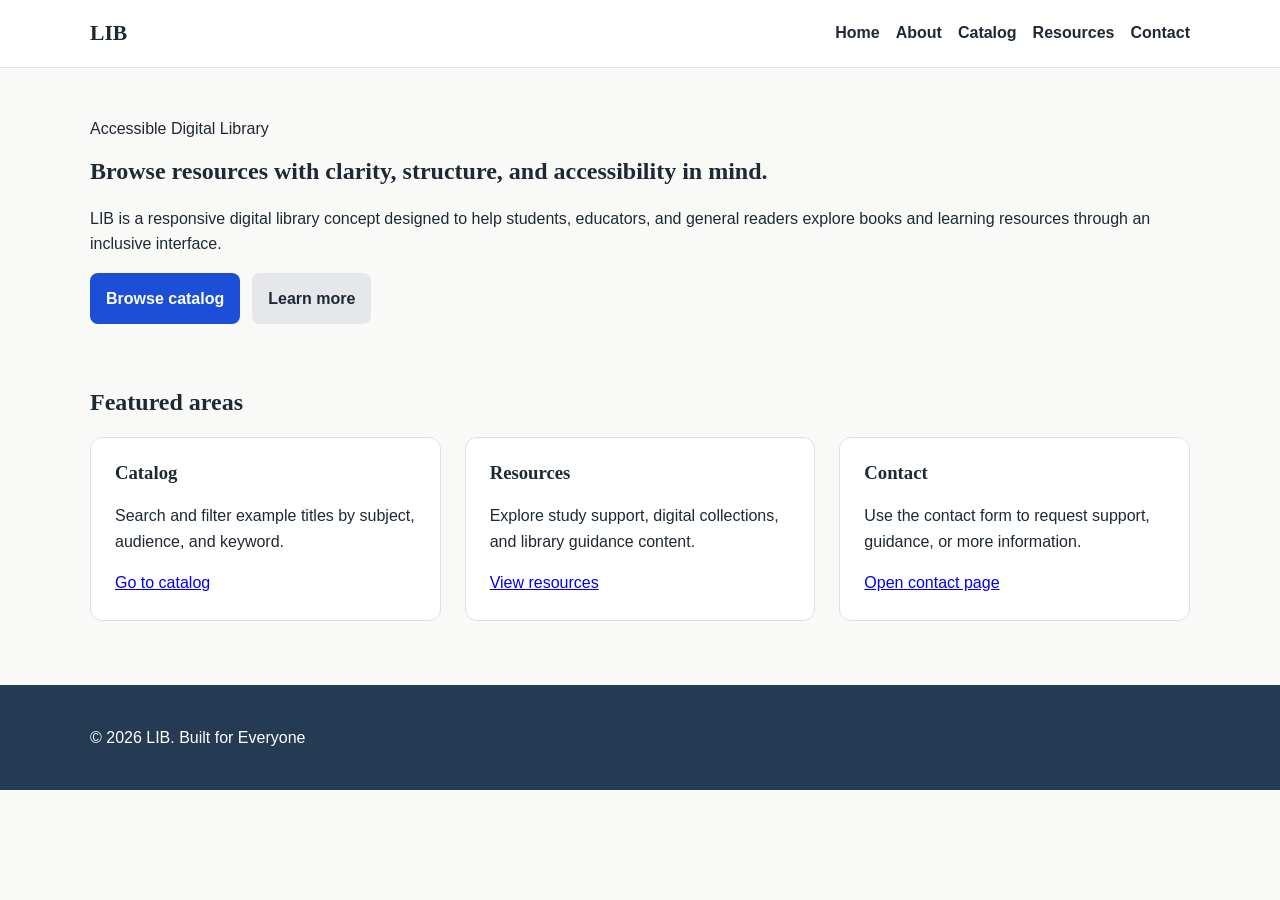
<file: index.html>
<!DOCTYPE html>
<html lang="en">
<head>
  <meta charset="UTF-8">
  <meta name="viewport" content="width=device-width, initial-scale=1.0">
  <title>LIB | Home</title>
  <meta name="description" content="LIB is an accessible digital library website for browsing, searching, and exploring resources.">
  <link rel="stylesheet" href="styles.css">
</head>
<body>

  <header class="site-header">
    <div class="container header-inner">
      <a class="site-logo" href="index.html">LIB</a>

      <nav class="site-nav" aria-label="Primary">
        <ul class="nav-list">
          <li><a aria-current="page" href="index.html">Home</a></li>
          <li><a href="about.html">About</a></li>
          <li><a href="catalog.html">Catalog</a></li>
          <li><a href="resources.html">Resources</a></li>
          <li><a href="contact.html">Contact</a></li>
        </ul>
      </nav>
    </div>
  </header>

  <main id="main-content">
    <section class="hero">
      <div class="container hero-grid">
        <div>
          <p class="eyebrow">Accessible Digital Library</p>
          <h1>Browse resources with clarity, structure, and accessibility in mind.</h1>
          <p class="lead">
            LIB is a responsive digital library concept designed to help students, educators,
            and general readers explore books and learning resources through an inclusive interface.
          </p>
          <div class="button-row">
            <a class="button" href="catalog.html">Browse catalog</a>
            <a class="button button-secondary" href="about.html">Learn more</a>
          </div>
        </div>
      </div>
    </section>

    <section class="section">
      <div class="container">
        <h2>Featured areas</h2>
        <div class="card-grid">
          <article class="card">
            <h3>Catalog</h3>
            <p>Search and filter example titles by subject, audience, and keyword.</p>
            <a class="text-link" href="catalog.html">Go to catalog</a>
          </article>

          <article class="card">
            <h3>Resources</h3>
            <p>Explore study support, digital collections, and library guidance content.</p>
            <a class="text-link" href="resources.html">View resources</a>
          </article>

          <article class="card">
            <h3>Contact</h3>
            <p>Use the contact form to request support, guidance, or more information.</p>
            <a class="text-link" href="contact.html">Open contact page</a>
          </article>
        </div>
      </div>
    </section>
  </main>

  <footer class="site-footer">
    <div class="container footer-inner">
      <p>&copy; 2026 LIB. Built for Everyone</p>
    </div>
  </footer>
</body>
</html>
</file>
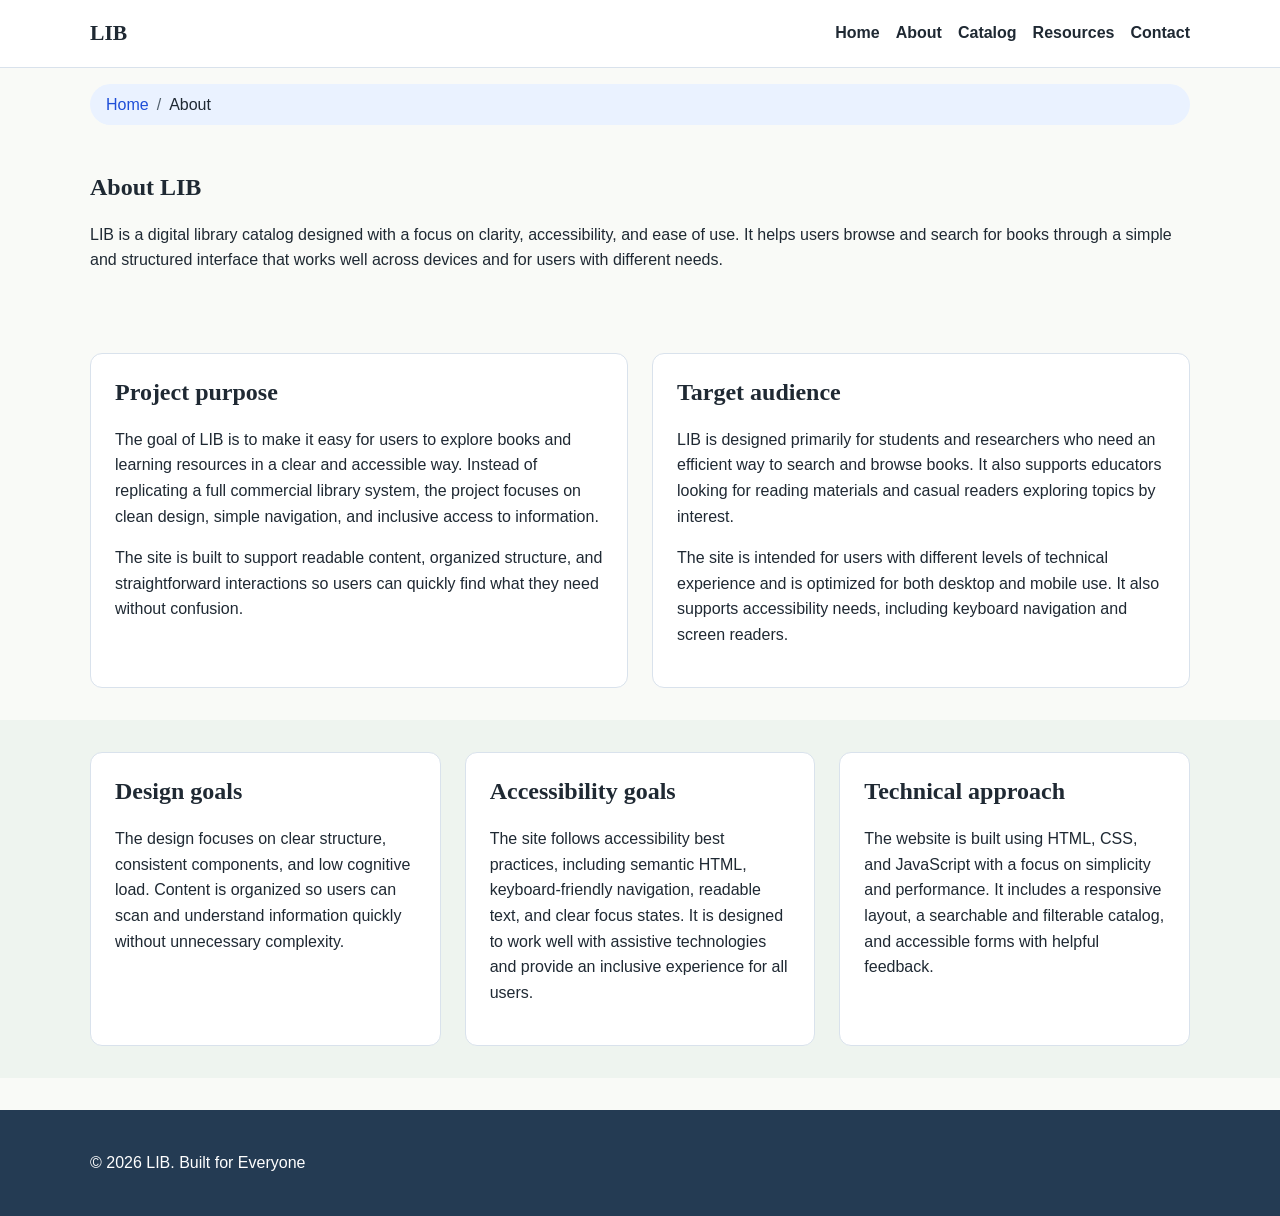
<file: about.html>
<!DOCTYPE html>
<html lang="en">
<head>
  <meta charset="UTF-8">
  <meta name="viewport" content="width=device-width, initial-scale=1.0">
  <title>LIB | About</title>
  <meta name="description" content="Learn about the LIB digital library project, its purpose, audience, and design goals.">
  <link rel="stylesheet" href="styles.css">
</head>
<body>

  <header class="site-header">
    <div class="container header-inner">
      <a class="site-logo" href="index.html">LIB</a>

      <nav class="site-nav" aria-label="Primary">
        <ul class="nav-list">
          <li><a href="index.html">Home</a></li>
          <li><a aria-current="page" href="about.html">About</a></li>
          <li><a href="catalog.html">Catalog</a></li>
          <li><a href="resources.html">Resources</a></li>
          <li><a href="contact.html">Contact</a></li>
        </ul>
      </nav>
    </div>
  </header>

  <main id="main-content">
    <div class="container">
      <nav class="breadcrumb" aria-label="Breadcrumb">
        <ol>
          <li><a href="index.html">Home</a></li>
          <li aria-current="page">About</li>
        </ol>
      </nav>
    </div>

    <section class="page-header">
      <div class="container">
        <h1>About LIB</h1>
        <p class="lead">
          LIB is a digital library catalog designed with a focus on clarity, accessibility, and ease of use. It helps users browse and search for books through a simple and structured interface that works well across devices and for users with different needs.
        </p>
      </div>
    </section>

    <section class="section">
      <div class="container two-column">
        <article class="card">
          <h2>Project purpose</h2>
          <p>
            The goal of LIB is to make it easy for users to explore books and learning resources in a clear and accessible way. Instead of replicating a full commercial library system, the project focuses on clean design, simple navigation, and inclusive access to information.
          </p>
          <p>
            The site is built to support readable content, organized structure, and straightforward interactions so users can quickly find what they need without confusion.
          </p>
        </article>

        <article class="card">
          <h2>Target audience</h2>
          <p>
            LIB is designed primarily for students and researchers who need an efficient way to search and browse books. It also supports educators looking for reading materials and casual readers exploring topics by interest.
          </p>
          <p>
            The site is intended for users with different levels of technical experience and is optimized for both desktop and mobile use. It also supports accessibility needs, including keyboard navigation and screen readers.
          </p>
        </article>
      </div>
    </section>

    <section class="section section-alt">
      <div class="container">
        <div class="card-grid">
          <article class="card">
            <h2>Design goals</h2>
            <p>The design focuses on clear structure, consistent components, and low cognitive load. Content is organized so users can scan and understand information quickly without unnecessary complexity.</p>
          </article>

          <article class="card">
            <h2>Accessibility goals</h2>
            <p>The site follows accessibility best practices, including semantic HTML, keyboard-friendly navigation, readable text, and clear focus states. It is designed to work well with assistive technologies and provide an inclusive experience for all users.</p>
          </article>

          <article class="card">
            <h2>Technical approach</h2>
            <p>The website is built using HTML, CSS, and JavaScript with a focus on simplicity and performance. It includes a responsive layout, a searchable and filterable catalog, and accessible forms with helpful feedback.</p>
          </article>
        </div>
      </div>
    </section>
  </main>

  <footer class="site-footer">
    <div class="container footer-inner">
      <p>&copy; 2026 LIB. Built for Everyone</p>
    </div>
  </footer>
</body>
</html>
</file>
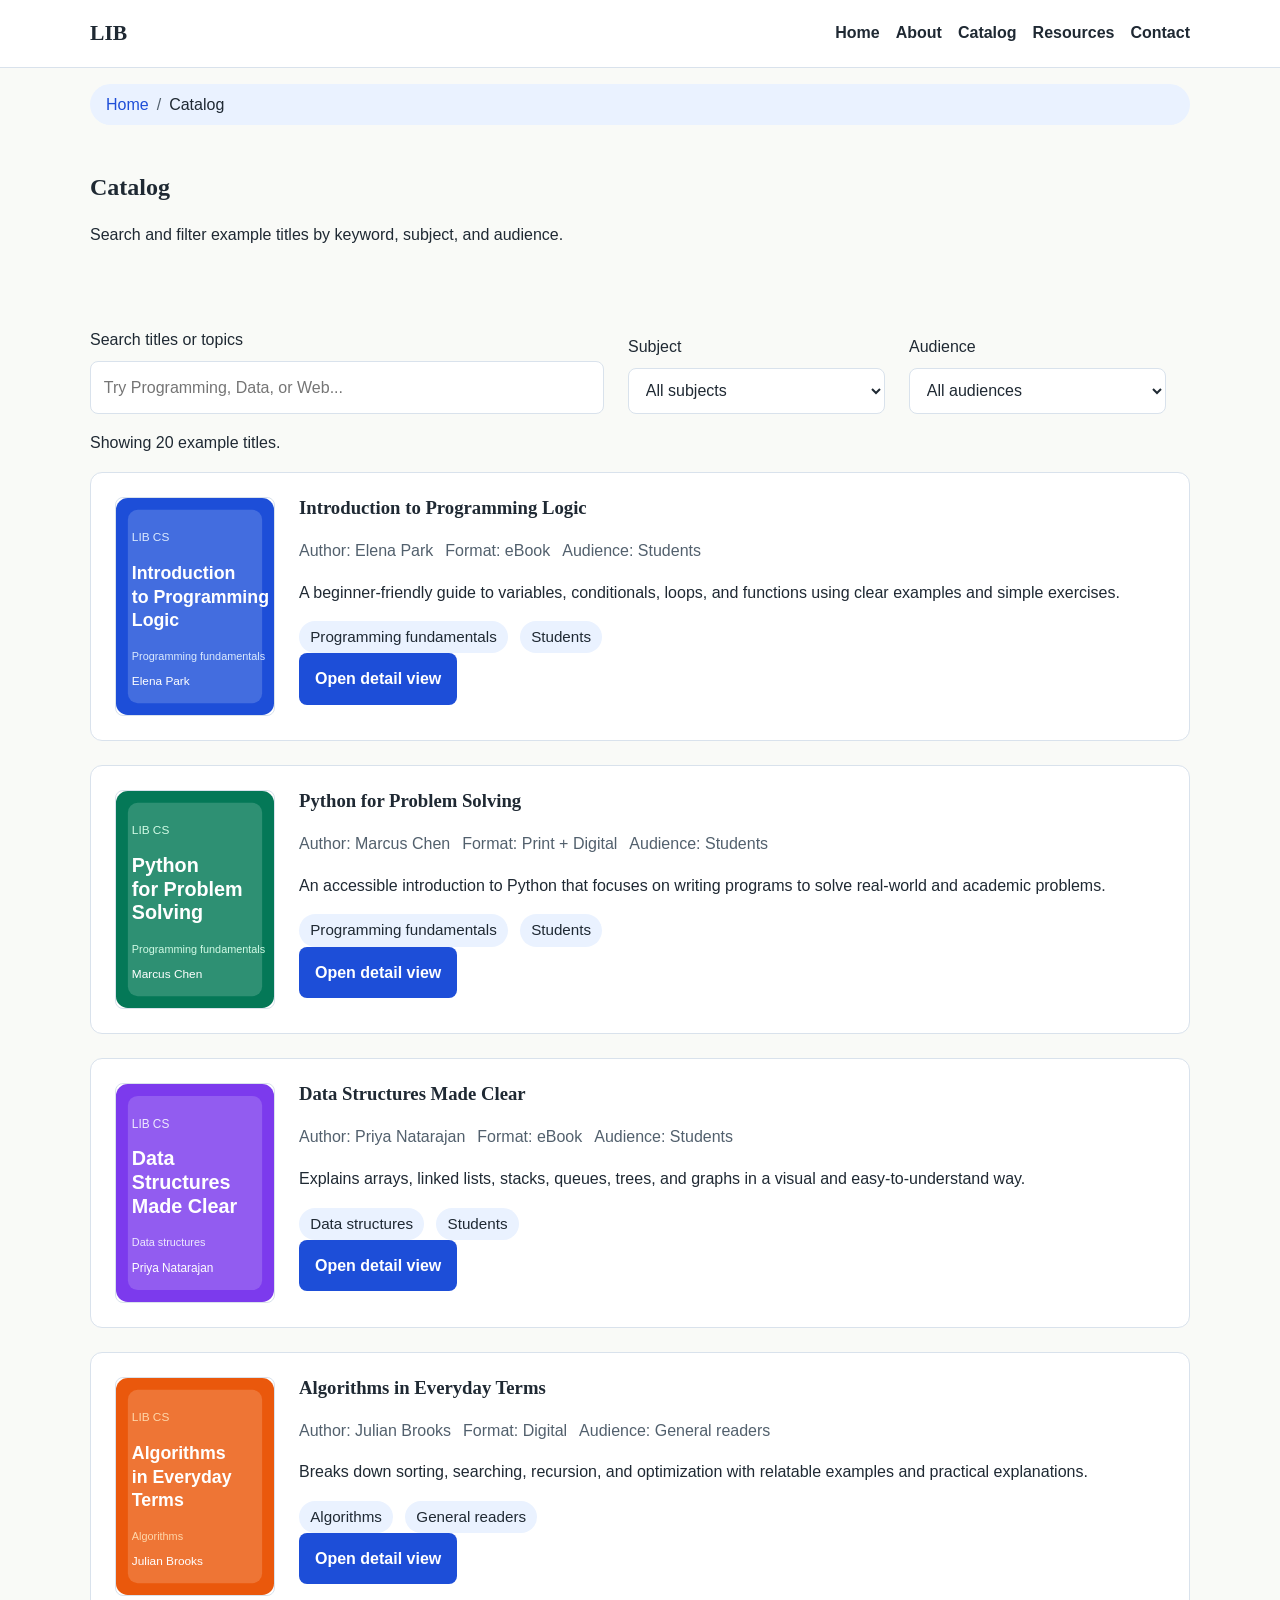
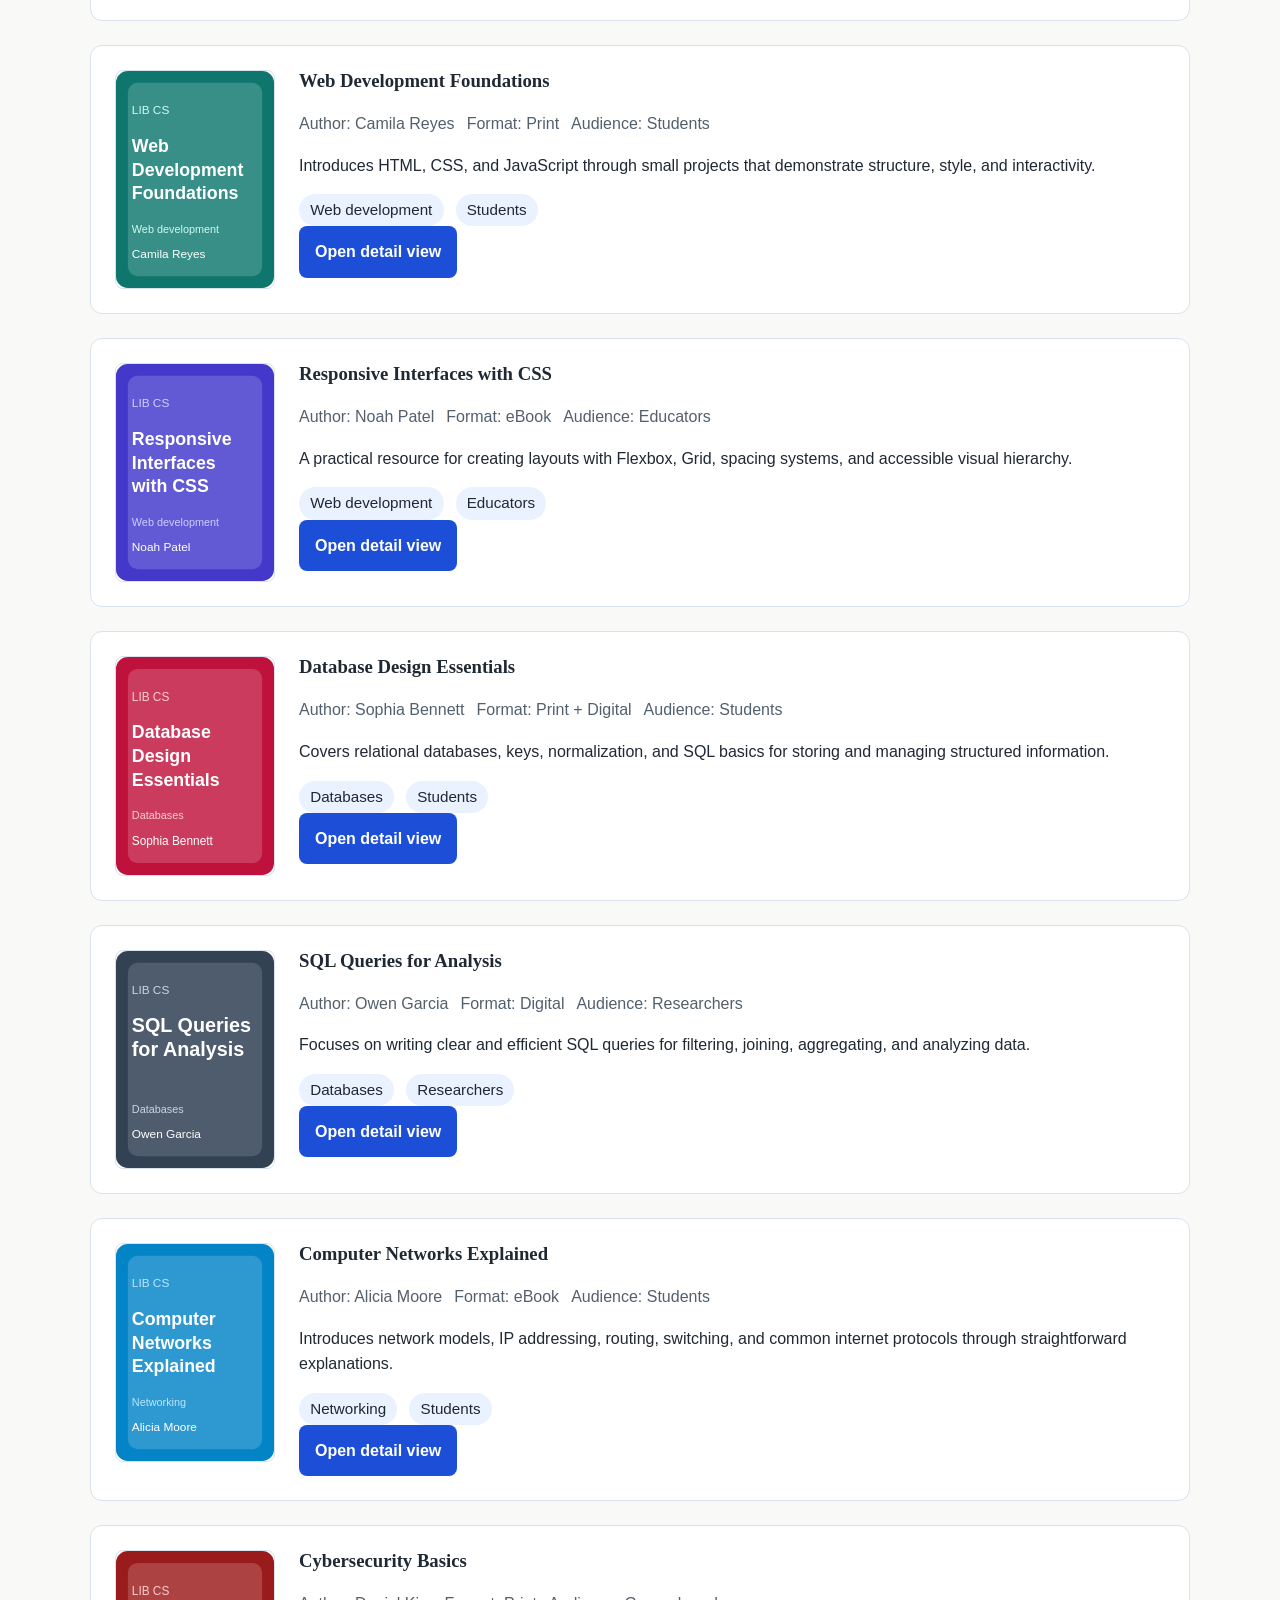
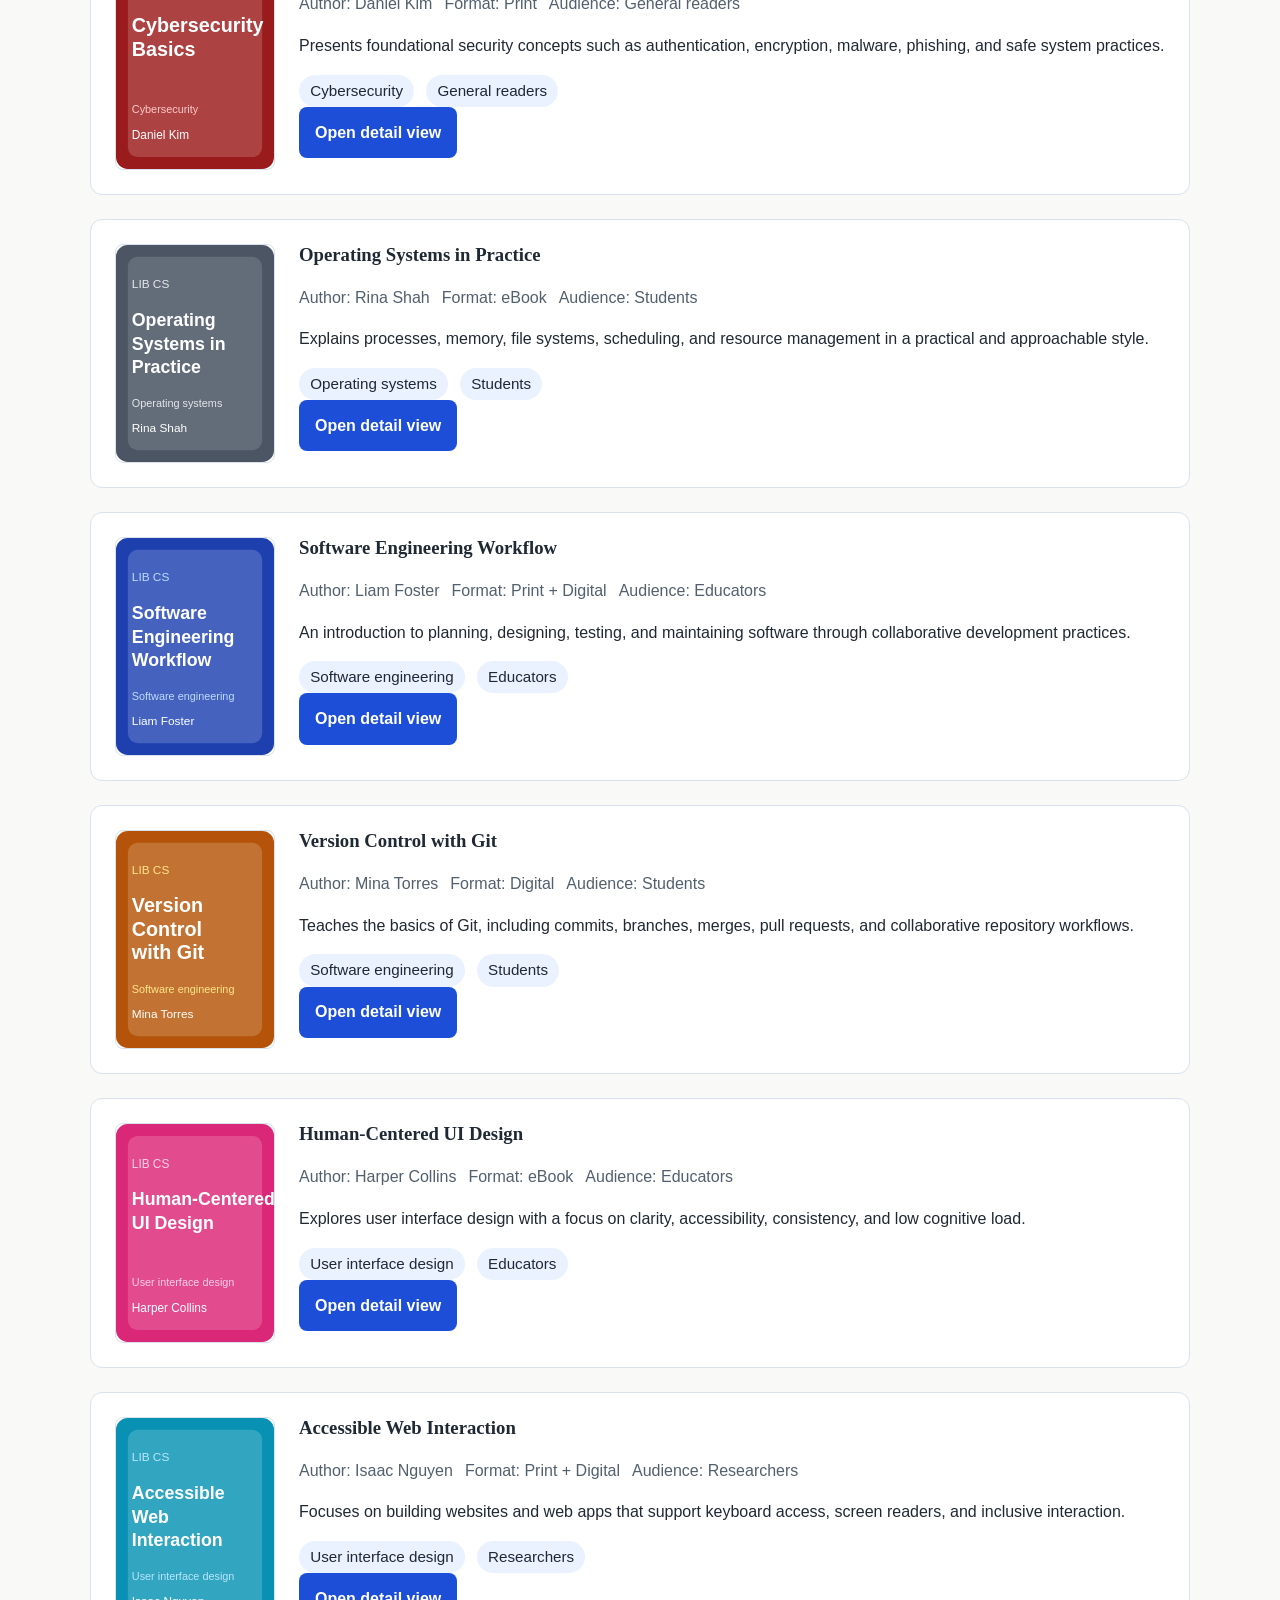
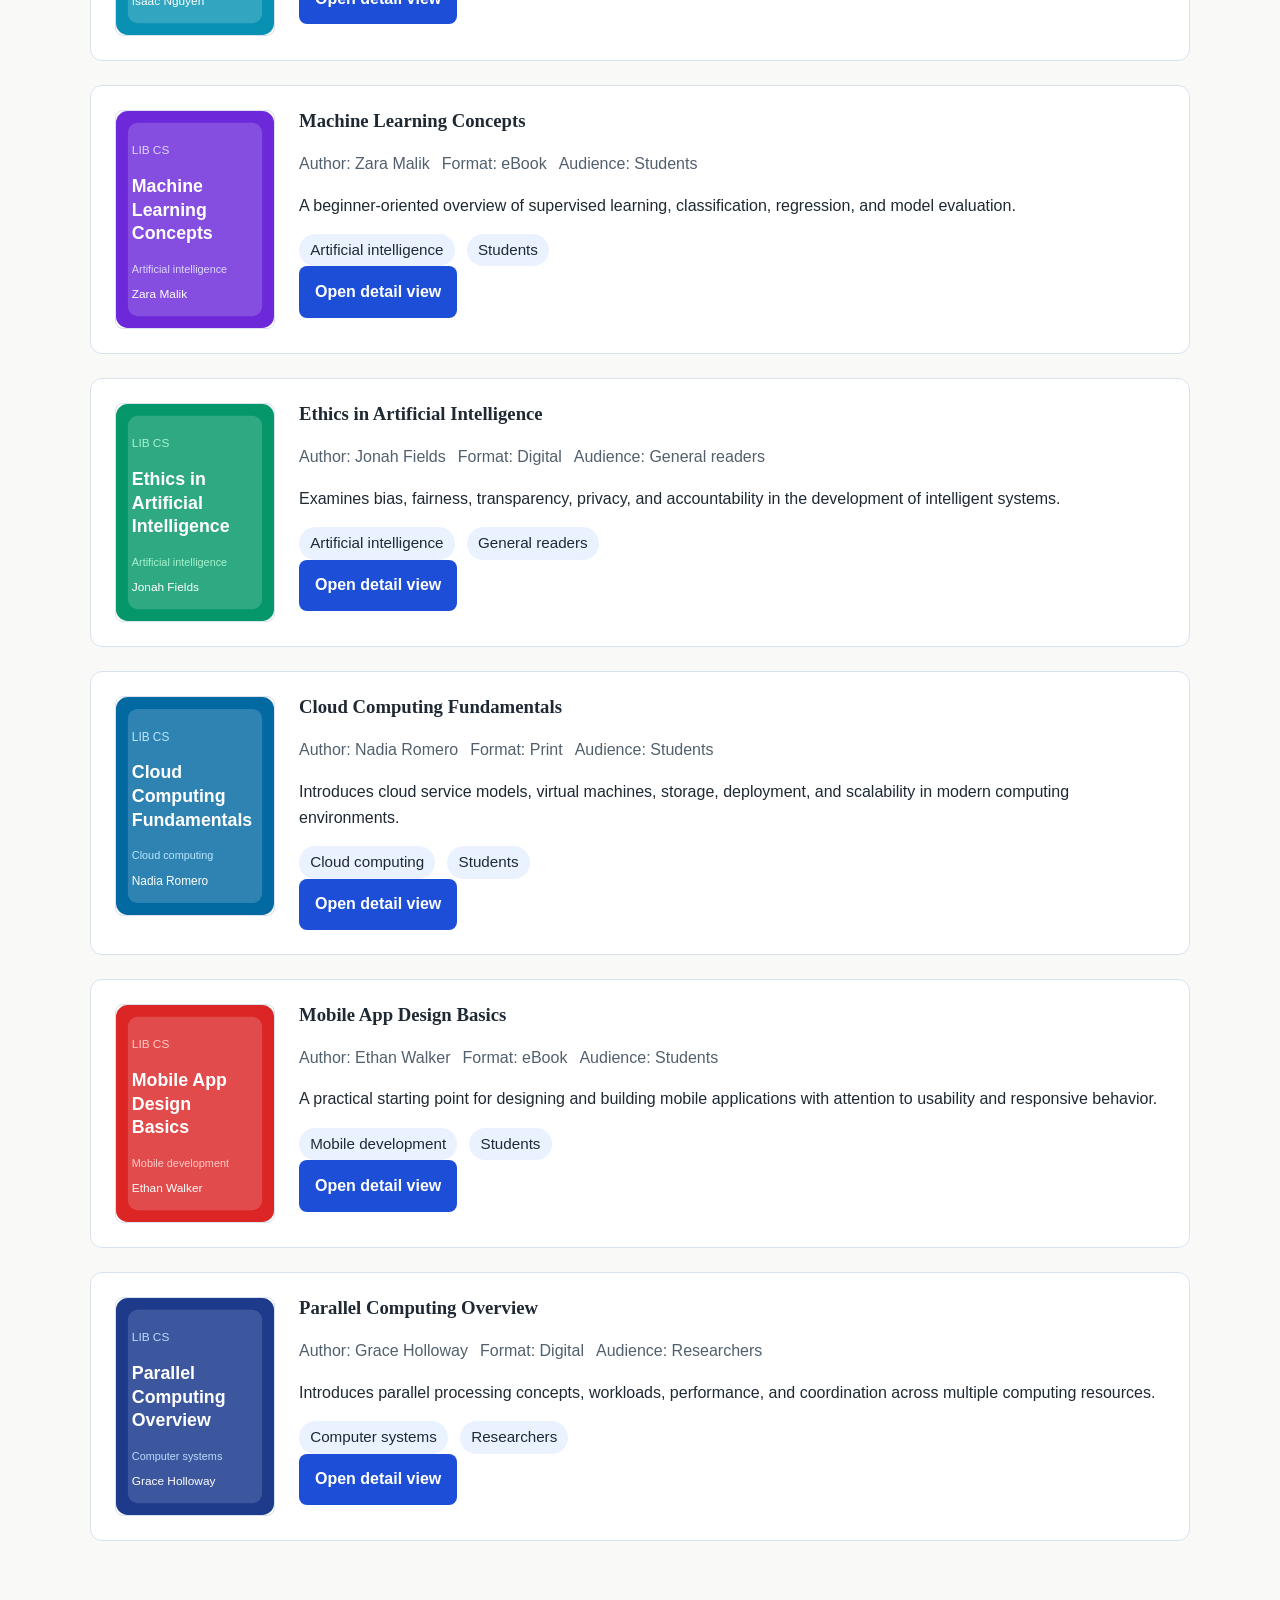
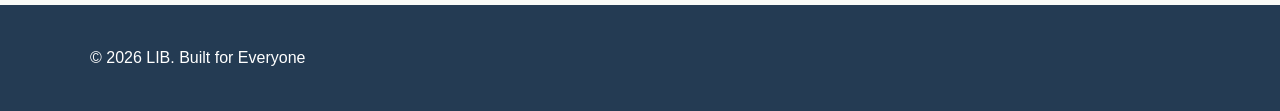
<file: catalog.html>
<!DOCTYPE html>
<html lang="en">
<head>
  <meta charset="UTF-8">
  <meta name="viewport" content="width=device-width, initial-scale=1.0">
  <title>LIB | Catalog</title>
  <meta name="description" content="Browse the LIB catalog with searchable and filterable titles.">
  <link rel="stylesheet" href="styles.css">
</head>
<body>

  <header class="site-header">
    <div class="container header-inner">
      <a class="site-logo" href="index.html">LIB</a>

      <nav class="site-nav" aria-label="Primary">
        <ul class="nav-list">
          <li><a href="index.html">Home</a></li>
          <li><a href="about.html">About</a></li>
          <li><a aria-current="page" href="catalog.html">Catalog</a></li>
          <li><a href="resources.html">Resources</a></li>
          <li><a href="contact.html">Contact</a></li>
        </ul>
      </nav>
    </div>
  </header>

  <main id="main-content">
    <div class="container">
      <nav class="breadcrumb" aria-label="Breadcrumb">
        <ol>
          <li><a href="index.html">Home</a></li>
          <li aria-current="page">Catalog</li>
        </ol>
      </nav>
    </div>

    <section class="page-header">
      <div class="container">
        <h1>Catalog</h1>
        <p class="lead">
          Search and filter example titles by keyword, subject, and audience.
        </p>
      </div>
    </section>

    <section class="section">
      <div class="container">
        <form id="catalog-filters" class="filter-panel" action="catalog.html" method="get">
          <div class="form-group">
            <label for="search">Search titles or topics</label>
            <input id="search" name="search" type="search" placeholder="Try Programming, Data, or Web...">
          </div>

          <div class="form-group">
            <label for="subject">Subject</label>
            <select id="subject" name="subject">
            <option value="">All subjects</option>
            <option value="Programming fundamentals">Programming fundamentals</option>
            <option value="Data structures">Data structures</option>
            <option value="Algorithms">Algorithms</option>
            <option value="Web development">Web development</option>
            <option value="Databases">Databases</option>
            <option value="Networking">Networking</option>
            <option value="Cybersecurity">Cybersecurity</option>
            <option value="Operating systems">Operating systems</option>
            <option value="Software engineering">Software engineering</option>
            <option value="User interface design">User interface design</option>
            <option value="Artificial intelligence">Artificial intelligence</option>
            <option value="Cloud computing">Cloud computing</option>
            <option value="Mobile development">Mobile development</option>
            <option value="Computer systems">Computer systems</option>
            </select>
          </div>

          <div class="form-group">
            <label for="audience">Audience</label>
            <select id="audience" name="audience">
              <option value="">All audiences</option>
              <option value="Students">Students</option>
              <option value="Educators">Educators</option>
              <option value="Researchers">Researchers</option>
              <option value="General readers">General readers</option>
            </select>
          </div>

        </form>

        <p id="results-count" class="results-count" aria-live="polite">Showing example titles.</p>

        <div id="empty-state" class="empty-state" hidden>
          <p>No matching titles were found. Try removing one or more filters.</p>
        </div>

        <section id="catalog-list" class="catalog-list" aria-label="Book results">
        </section>
      </div>
    </section>

    <dialog id="book-dialog" aria-labelledby="dialog-title">
      <article class="dialog-card">
        <div class="dialog-header">
          <h2 id="dialog-title">Book detail</h2>
          <button class="button button-secondary close-dialog" type="button">Close</button>
        </div>
        <div id="dialog-content"></div>
      </article>
    </dialog>
  </main>

  <footer class="site-footer">
    <div class="container footer-inner">
      <p>&copy; 2026 LIB. Built for Everyone</p>
    </div>
  </footer>

  <script src="scripts/utils.js" defer></script>
  <script src="scripts/data.js" defer></script>
  <script src="scripts/main.js" defer></script>
</body>
</html>
</file>
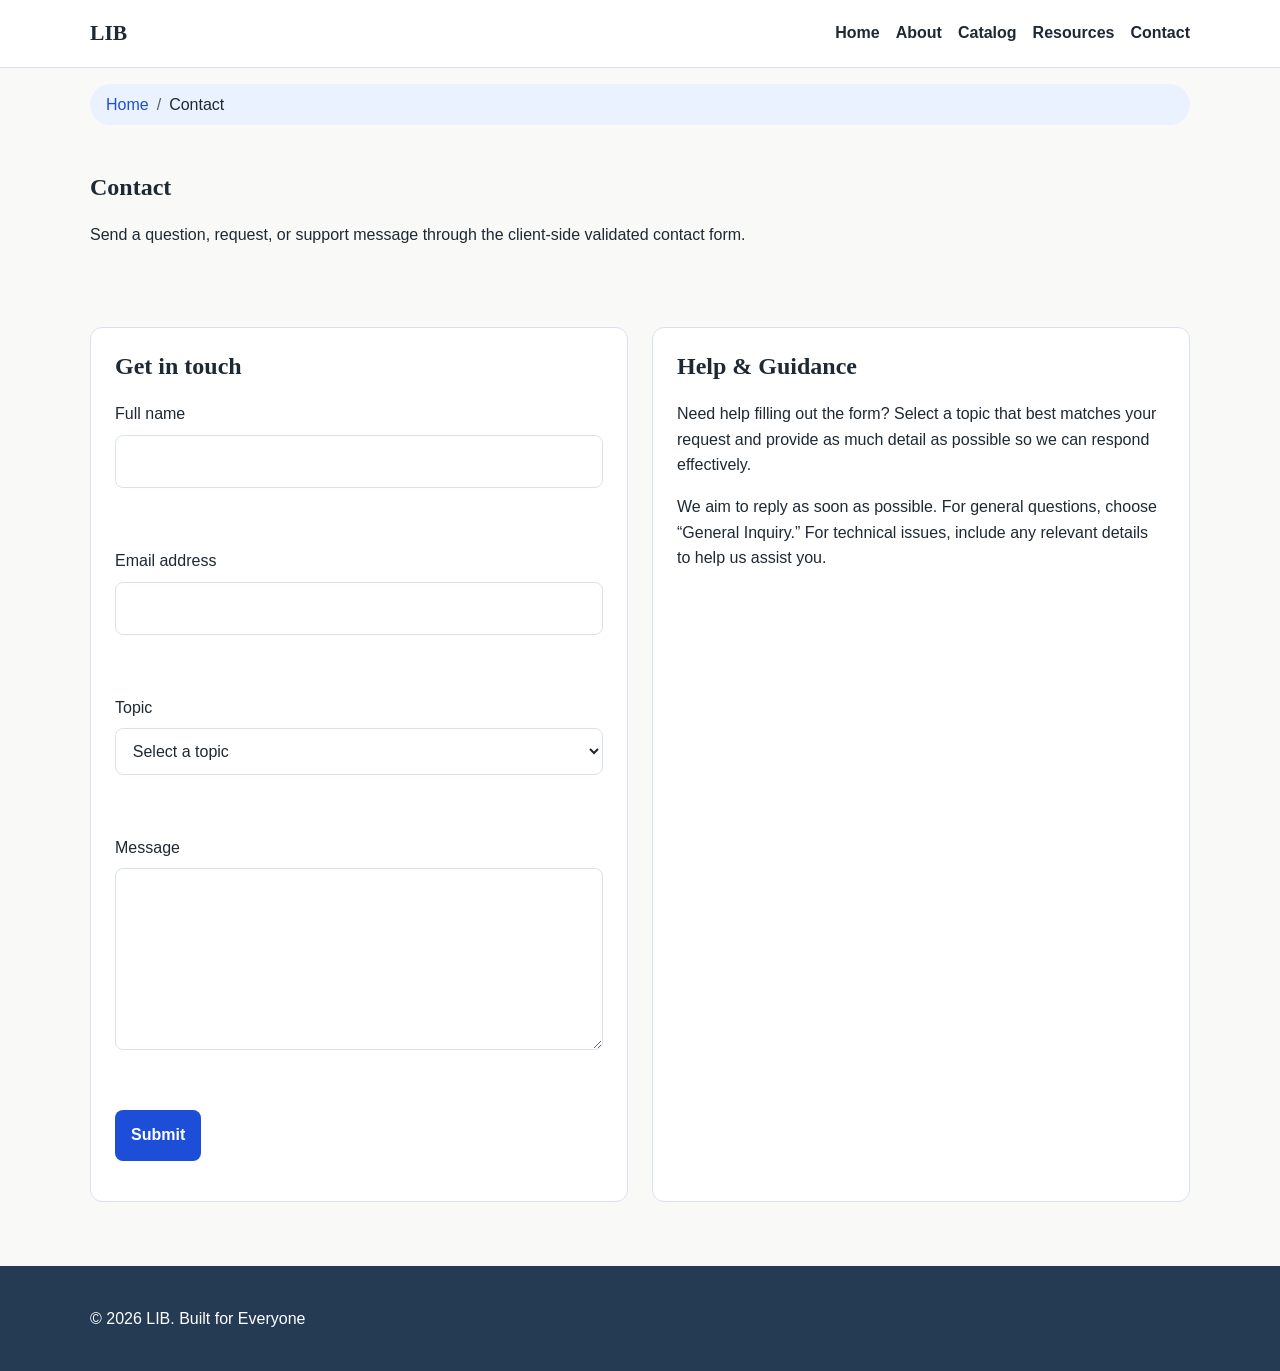
<file: contact.html>
<!DOCTYPE html>
<html lang="en">
<head>
  <meta charset="UTF-8">
  <meta name="viewport" content="width=device-width, initial-scale=1.0">
  <title>LIB | Contact</title>
  <meta name="description" content="Contact LIB for support, resource help, or general questions.">
  <link rel="stylesheet" href="styles.css">
</head>
<body>

  <header class="site-header">
    <div class="container header-inner">
      <a class="site-logo" href="index.html">LIB</a>

      <nav class="site-nav" aria-label="Primary">
        <ul class="nav-list">
          <li><a href="index.html">Home</a></li>
          <li><a href="about.html">About</a></li>
          <li><a href="catalog.html">Catalog</a></li>
          <li><a href="resources.html">Resources</a></li>
          <li><a aria-current="page" href="contact.html">Contact</a></li>
        </ul>
      </nav>
    </div>
  </header>

  <main id="main-content">
    <div class="container">
      <nav class="breadcrumb" aria-label="Breadcrumb">
        <ol>
          <li><a href="index.html">Home</a></li>
          <li aria-current="page">Contact</li>
        </ol>
      </nav>
    </div>

    <section class="page-header">
      <div class="container">
        <h1>Contact</h1>
        <p class="lead">
          Send a question, request, or support message through the client-side validated contact form.
        </p>
      </div>
    </section>

    <section class="section">
      <div class="container form-layout">
        <article class="card">
          <h2>Get in touch</h2>

          <form id="contact-form" novalidate>
            <div class="form-group">
              <label for="name">Full name</label>
              <input id="name" name="name" type="text" autocomplete="name">
              <p id="name-error" class="error-text" aria-live="polite"></p>
            </div>

            <div class="form-group">
              <label for="email">Email address</label>
              <input id="email" name="email" type="email" autocomplete="email">
              <p id="email-error" class="error-text" aria-live="polite"></p>
            </div>

            <div class="form-group">
              <label for="topic">Topic</label>
              <select id="topic" name="topic">
                <option value="">Select a topic</option>
                <option value="general">General question</option>
                <option value="catalog">Catalog help</option>
                <option value="resources">Resources request</option>
                <option value="accessibility">Accessibility feedback</option>
              </select>
              <p id="topic-error" class="error-text" aria-live="polite"></p>
            </div>

            <div class="form-group">
              <label for="message">Message</label>
              <textarea id="message" name="message" rows="6"></textarea>
              <p id="message-error" class="error-text" aria-live="polite"></p>
            </div>

            <button class="button" type="submit">Submit</button>
            <p id="contact-status" class="contact-status" aria-live="polite"></p>
          </form>
        </article>

        <aside class="card">
          <h2>Help & Guidance</h2>
          <p>
            Need help filling out the form? Select a topic that best matches your request and provide as much detail as possible so we can respond effectively.
          </p>
          <p>
            We aim to reply as soon as possible. For general questions, choose “General Inquiry.” For technical issues, include any relevant details to help us assist you.
          </p>
        </aside>
      </div>
    </section>
  </main>

  <footer class="site-footer">
    <div class="container footer-inner">
      <p>&copy; 2026 LIB. Built for Everyone</p>
    </div>
  </footer>

  <script src="scripts/utils.js" defer></script>
  <script src="scripts/data.js" defer></script>
  <script src="scripts/main.js" defer></script>
</body>
</html>
</file>
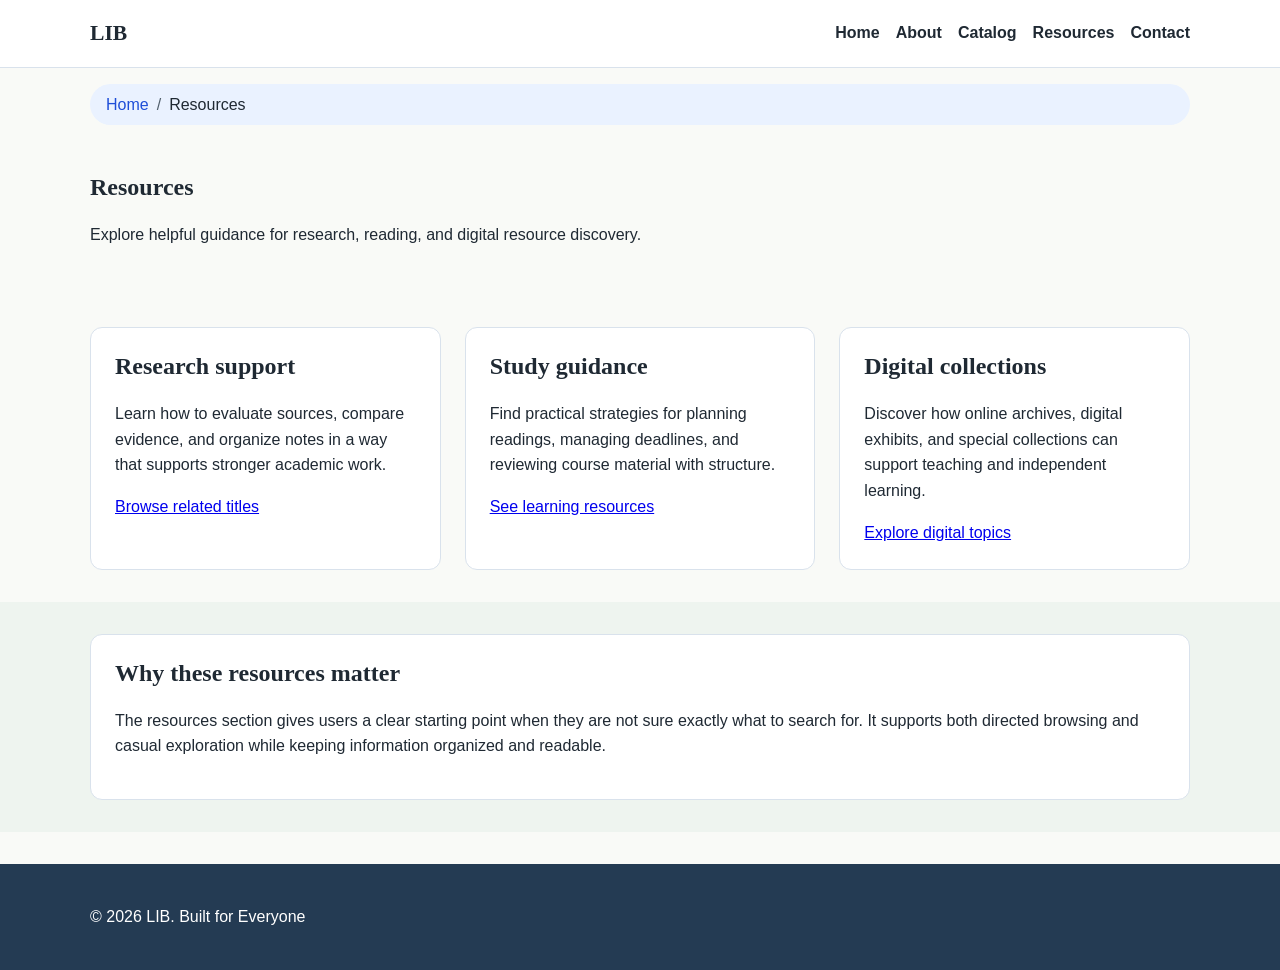
<file: resources.html>
<!DOCTYPE html>
<html lang="en">
<head>
  <meta charset="UTF-8">
  <meta name="viewport" content="width=device-width, initial-scale=1.0">
  <title>LIB | Resources</title>
  <meta name="description" content="Explore LIB resources including study help, research support, and digital collections.">
  <link rel="stylesheet" href="styles.css">
</head>
<body>

  <header class="site-header">
    <div class="container header-inner">
      <a class="site-logo" href="index.html">LIB</a>

      <nav class="site-nav" aria-label="Primary">
        <ul class="nav-list">
          <li><a href="index.html">Home</a></li>
          <li><a href="about.html">About</a></li>
          <li><a href="catalog.html">Catalog</a></li>
          <li><a aria-current="page" href="resources.html">Resources</a></li>
          <li><a href="contact.html">Contact</a></li>
        </ul>
      </nav>
    </div>
  </header>

  <main id="main-content">
    <div class="container">
      <nav class="breadcrumb" aria-label="Breadcrumb">
        <ol>
          <li><a href="index.html">Home</a></li>
          <li aria-current="page">Resources</li>
        </ol>
      </nav>
    </div>

    <section class="page-header">
      <div class="container">
        <h1>Resources</h1>
        <p class="lead">
          Explore helpful guidance for research, reading, and digital resource discovery.
        </p>
      </div>
    </section>

    <section class="section">
      <div class="container card-grid">
        <article class="card">
          <h2>Research support</h2>
          <p>
            Learn how to evaluate sources, compare evidence, and organize notes in a way that supports stronger academic work.
          </p>
          <a class="text-link" href="catalog.html">Browse related titles</a>
        </article>

        <article class="card">
          <h2>Study guidance</h2>
          <p>
            Find practical strategies for planning readings, managing deadlines, and reviewing course material with structure.
          </p>
          <a class="text-link" href="catalog.html">See learning resources</a>
        </article>

        <article class="card">
          <h2>Digital collections</h2>
          <p>
            Discover how online archives, digital exhibits, and special collections can support teaching and independent learning.
          </p>
          <a class="text-link" href="catalog.html">Explore digital topics</a>
        </article>
      </div>
    </section>

    <section class="section section-alt">
      <div class="container">
        <article class="card">
          <h2>Why these resources matter</h2>
          <p>
            The resources section gives users a clear starting point when they are not sure exactly what to search for.
            It supports both directed browsing and casual exploration while keeping information organized and readable.
          </p>
        </article>
      </div>
    </section>
  </main>

  <footer class="site-footer">
    <div class="container footer-inner">
      <p>&copy; 2026 LIB. Built for Everyone</p>
    </div>
  </footer>
</body>
</html>
</file>
<file: styles.css>
*,
*::before,
*::after {
  box-sizing: border-box;
}

:root {
  --bg: #F9FAF7;
  --surface: #ffffff;
  --text: #1F2933;
  --muted: #52606d;
  --border: #d9e2ec;
  --primary: #1d4ed8;
  --primary-dark: #153eaa;
  --accent: #eaf2ff;
  --footer: #243b53;
  --error: #7F1D1D;

  --space-1: 0.5rem;
  --space-2: 1rem;
  --space-3: 1.5rem;
  --space-4: 2rem;

  --radius: 0.75rem;
}

html {
  scroll-behavior: smooth;
}

body {
  margin: 0;
  background: var(--bg);
  color: var(--text);
  font-family: Arial, Helvetica, sans-serif;
  line-height: 1.6;
}

h1,
h2,
h3,
h4,
h5,
h6 {
  font-family: Georgia, "Times New Roman", Times, serif;
  color: var(--text);
  line-height: 1.2;
  margin-top: 0;
}

p,
li,
a,
label,
input,
select,
textarea,
button {
  font-family: Arial, Helvetica, sans-serif;
}

img {
  max-width: 100%;
  height: auto;
  display: block;
}

.container {
  width: min(1100px, calc(100% - 2rem));
  margin: 0 auto;
}

/* Header */
.site-header {
  position: sticky;
  top: 0;
  background: var(--surface);
  border-bottom: 1px solid var(--border);
  z-index: 100;
}

.header-inner {
  display: flex;
  justify-content: space-between;
  align-items: center;
  gap: var(--space-2);
  padding: var(--space-2) 0;
}

.site-logo {
  font-family: Georgia, "Times New Roman", Times, serif;
  font-size: 1.35rem;
  font-weight: 700;
  color: var(--text);
  text-decoration: none;
}

.nav-list {
  list-style: none;
  display: flex;
  flex-wrap: wrap;
  gap: var(--space-2);
  margin: 0;
  padding: 0;
}

.site-nav a {
  color: var(--text);
  text-decoration: none;
  font-weight: 600;
}

.site-nav a:hover,
.site-nav a:focus-visible,
.text-link:hover,
.text-link:focus-visible {
  color: var(--primary);
  text-decoration: underline;
}

a:focus-visible,
button:focus-visible,
input:focus-visible,
select:focus-visible,
textarea:focus-visible,
summary:focus-visible {
  outline: 3px solid #111827;
  outline-offset: 3px;
}

/* Breadcrumb */
.breadcrumb {
  padding: var(--space-2) 0;
}

.breadcrumb ol {
  list-style: none;
  display: flex;
  flex-wrap: wrap;
  gap: 0.5rem;
  margin: 0;
  padding: 0.5rem 1rem;
  background: var(--accent);
  border-radius: 999px;
}

.breadcrumb li + li::before {
  content: "/";
  margin-right: 0.5rem;
  color: var(--muted);
}

.breadcrumb a {
  color: var(--primary);
  text-decoration: none;
}

/* Global layout = CSS Grid */
main,
.hero,
.section,
.page-header {
  display: grid;
}

.hero,
.section,
.page-header {
  padding: var(--space-4) 0;
}

.section-alt {
  background: #eef4ef;
}

.hero-grid,
.two-column,
.form-layout,
.card-grid,
.filter-panel,
.catalog-list,
.book-card-grid {
  display: grid;
  gap: var(--space-3);
}

.hero-grid,
.two-column,
.form-layout,
.card-grid,
.filter-panel,
.book-card-grid {
  grid-template-columns: 1fr;
}

/* Content components = Flexbox */
.header-inner,
.nav-list,
.button-row,
.book-actions,
.tag-row,
.book-meta,
.dialog-header {
  display: flex;
}

.card,
.hero-card,
.book-card {
  background: var(--surface);
  border: 1px solid var(--border);
  border-radius: var(--radius);
  padding: var(--space-3);
}

.form-group {
  display: flex;
  flex-direction: column;
  gap: 0.5rem;
}

input,
select,
textarea,
button {
  font: inherit;
}

input,
select,
textarea {
  width: 100%;
  padding: 0.8rem;
  border: 1px solid var(--border);
  border-radius: 0.5rem;
  background: #ffffff;
  color: var(--text);
}

.button {
  display: inline-block;
  padding: 0.8rem 1rem;
  border: none;
  border-radius: 0.5rem;
  background: var(--primary);
  color: #ffffff;
  text-decoration: none;
  cursor: pointer;
  font-weight: 700;
}

.button:hover,
.button:focus-visible {
  background: var(--primary-dark);
}

.button-secondary {
  background: #e5e7eb;
  color: var(--text);
}

.button-row,
.book-actions,
.tag-row,
.book-meta {
  flex-wrap: wrap;
  gap: 0.75rem;
}

.book-meta {
  color: var(--muted);
}

.book-cover {
  width: 160px;
  border: 1px solid var(--border);
  border-radius: 0.5rem;
}

.tag {
  display: inline-block;
  padding: 0.25rem 0.7rem;
  background: var(--accent);
  border-radius: 999px;
  font-size: 0.95rem;
}

.error-text {
  color: var(--error);
  min-height: 1.25rem;
}

.contact-status.success {
  color: #166534;
}

.contact-status.error {
  color: var(--error);
}

dialog {
  width: min(700px, calc(100% - 2rem));
  border: none;
  border-radius: var(--radius);
  padding: 0;
}

.dialog-card {
  padding: var(--space-3);
}

.dialog-header {
  justify-content: space-between;
  align-items: center;
  gap: var(--space-2);
  margin-bottom: var(--space-2);
}

.site-footer {
  margin-top: var(--space-4);
  background: var(--footer);
  color: #ffffff;
}

.footer-inner {
  padding: var(--space-3) 0;
}

@media (min-width: 768px) {
  .two-column,
  .form-layout {
    grid-template-columns: repeat(2, 1fr);
  }

  .card-grid {
    grid-template-columns: repeat(3, 1fr);
  }

  .filter-panel {
    grid-template-columns: 2fr 1fr 1fr auto;
    align-items: end;
  }

  .book-card-grid {
    grid-template-columns: 160px 1fr;
    align-items: start;
  }
}

@media print {
  .site-header,
  .site-footer,
  .button,
  .close-dialog {
    display: none !important;
  }

  body {
    background: #ffffff;
    color: #000000;
  }
}
</file>
